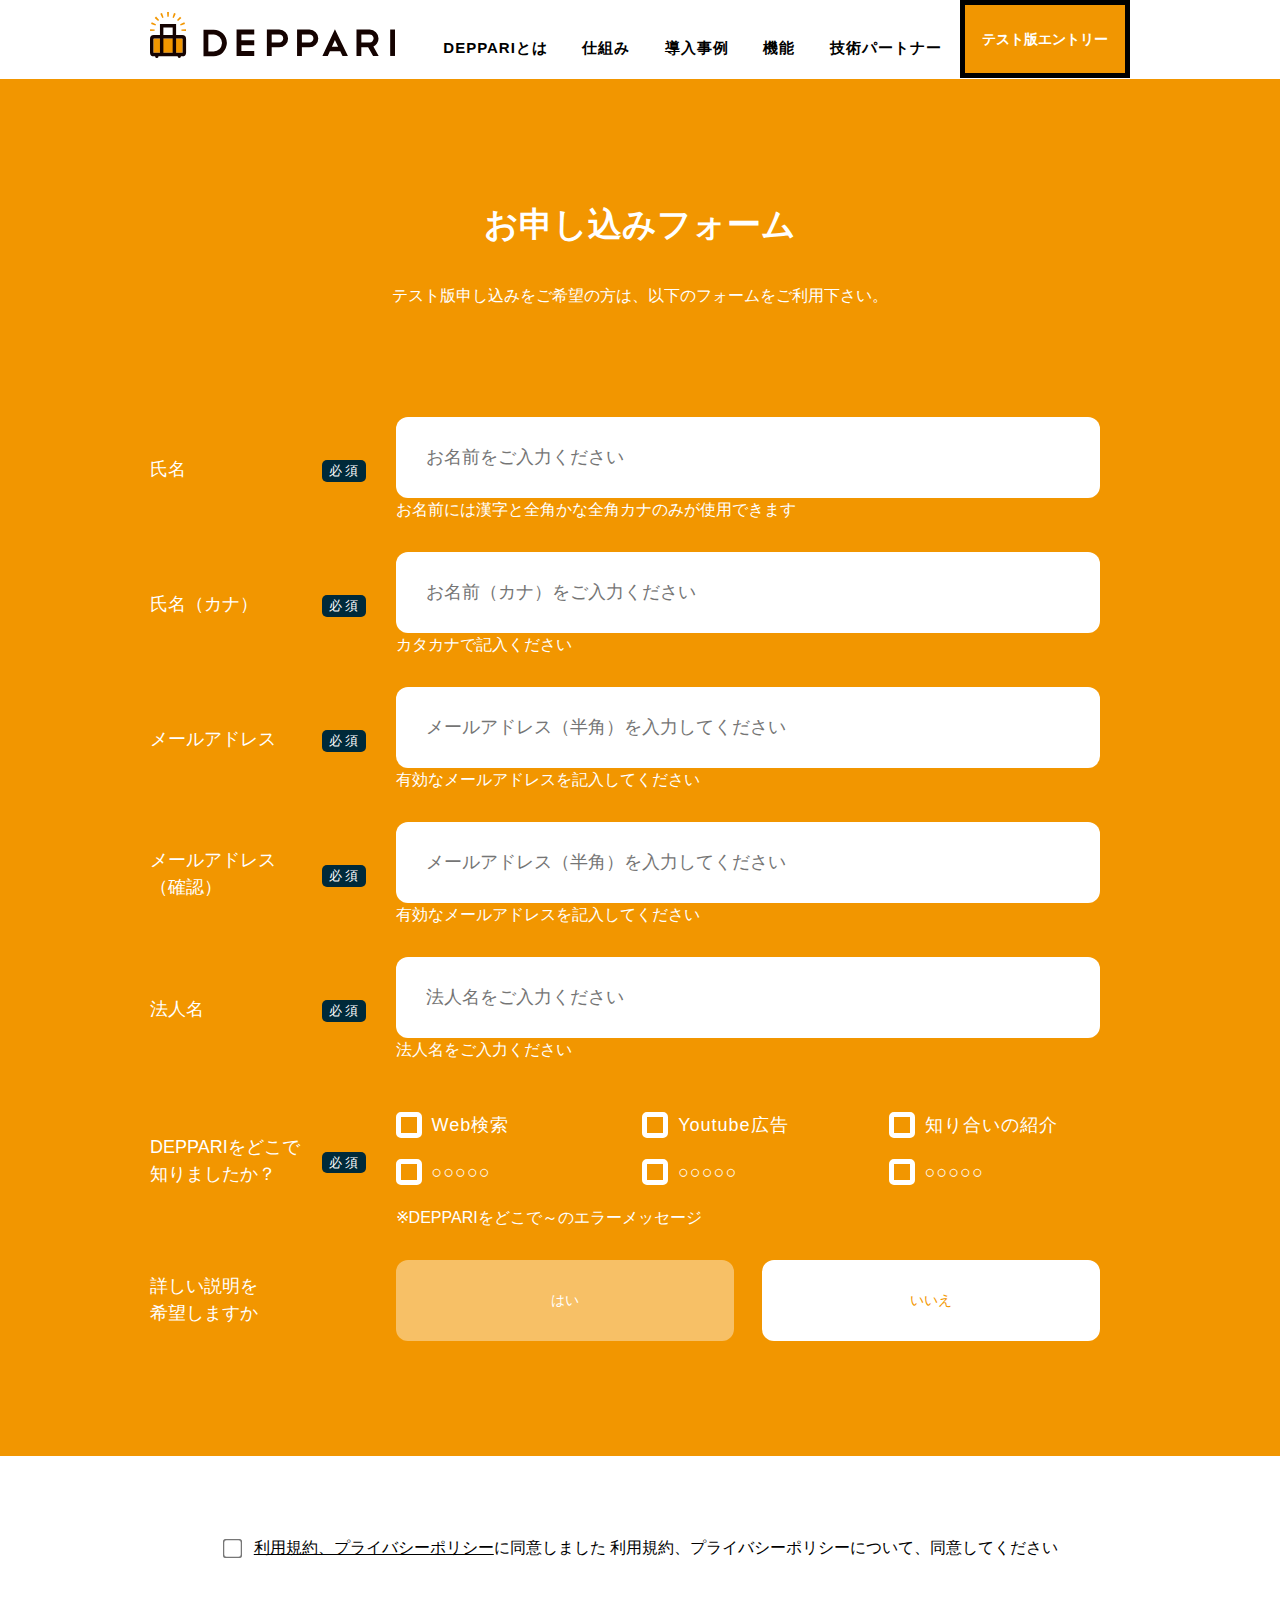
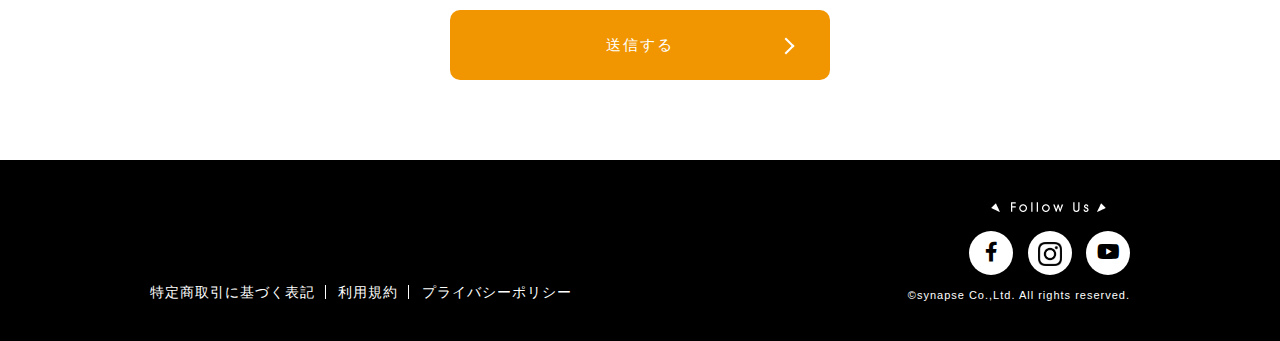
<file: form.html>
<!DOCTYPE HTML>
<html xmlns="http://www.w3.org/1999/xhtml">
<head>
<meta http-equiv="Content-Type" content="text/html; charset=utf-8" />
<meta http-equiv="X-UA-Compatible" content="IE=Edge">
<title>フォーム - DEPPARI</title>
<meta name="keywords" content="">
<meta name="description" content="">
<meta name="viewport" content="width=device-width, initial-scale=1.0, user-scalable=no">
<link rel="stylesheet" href="common/css/common.css" type="text/css" media="all" />
<link rel="stylesheet" href="common/css/contents.css" type="text/css" media="all" />
<link rel="stylesheet" href="https://use.fontawesome.com/releases/v5.4.1/css/all.css">
<link rel="shortcut icon" href="common/images/favicon.png" />
<script type="text/javascript" src="common/js/jquery-3.3.1.min.js"></script>
<script type="text/javascript" src="common/js/common.js"></script>
<script src="https://sdk.form.run/js/v2/formrun.js"></script>
</head>
	
<body>

<header>
    <div class="wrap">
        <h1><a href="index.html"><img src="common/images/logo.svg" alt="DEPPARI"></a></h1>
        <nav>
            <ul>
                <li><a href="#">DEPPARIとは</a></li>
                <li><a href="#">仕組み</a></li>
                <li><a href="#">導入事例</a></li>
                <li><a href="#">機能</a></li>
                <li><a href="#">技術パートナー</a></li>
            </ul>
        </nav>
        <div class="entry_btn"><a href="/form/">テスト版エントリー</a></div>
    </div>
</header>

<main>
    <section class="form">
        <div class="wrap">
            <h2>お申し込みフォーム</h2>
            <p class="subtitle">テスト版申し込みをご希望の方は、以下のフォームをご利用下さい。 </p>
        </div>
        <form class="formrun" action="#" method="post">
            <div class="wrap">
                <table class="form_table">
                    <tbody>
                        <tr>
                            <th scope="row">氏名<span>必須</span></th>
                            <td>
                                <div class="form_text_area">
                                    <input type="text" class="form-control" id="name" name="name" autocomplete="name" placeholder="お名前をご入力ください" data-formrun-required data-formrun-class-if-success="form-control-success" data-formrun-class-if-error="form-control-danger">
                                    <span class="text-danger" data-formrun-show-if-error="name">お名前には漢字と全角かな全角カナのみが使用できます</span>
                                </div>
                            </td>
                        </tr>
                        <tr>
                            <th scope="row">氏名（カナ）<span>必須</span></th>
                            <td>
                                <div class="form_text_area">
                                    <input type="text" class="form-control" id="kana" name="kana" autocomplete="kana" placeholder="お名前（カナ）をご入力ください" data-formrun-required data-formrun-class-if-success="form-control-success" data-formrun-class-if-error="form-control-danger">
                                    <span class="text-danger" data-formrun-show-if-error="kana">カタカナで記入ください</span>
                                </div>
                            </td>
                        </tr>
                        <tr>
                            <th scope="row">メールアドレス<span>必須</span></th>
                            <td>
                                <div class="form_text_area">
                                    <input type="email" class="form-control" id="email" name="email" autocomplete="email" placeholder="メールアドレス（半角）を入力してください" data-formrun-required data-formrun-class-if-success="form-control-success" data-formrun-class-if-error="form-control-danger">
                                    <span class="text-danger" data-formrun-show-if-error="email">有効なメールアドレスを記入してください</span>
                                </div>
                            </td>
                        </tr>
                        <tr>
                            <th scope="row">メールアドレス<br>（確認）<span>必須</span></th>
                            <td>
                                <div class="form_text_area">
                                    <input type="email" class="form-control" id="email2" name="email2" autocomplete="off" placeholder="メールアドレス（半角）を入力してください" data-formrun-required data-formrun-class-if-success="form-control-success" data-formrun-class-if-error="form-control-danger">
                                    <span class="text-danger" data-formrun-show-if-error="email2">有効なメールアドレスを記入してください</span>
                                </div>
                            </td>
                        </tr>
                        <tr>
                            <th scope="row">法人名<span>必須</span></th>
                            <td>
                                <div class="form_text_area">
                                    <input type="text" class="form-control" id="company" name="company" autocomplete="company" placeholder="法人名をご入力ください" data-formrun-required data-formrun-class-if-success="form-control-success" data-formrun-class-if-error="form-control-danger">
                                    <span class="text-danger" data-formrun-show-if-error="company">法人名をご入力ください</span>
                                </div>
                            </td>
                        </tr>
                        <tr>
                            <th scope="row">DEPPARIをどこで<br>知りましたか？<span>必須</span></th>
                            <td>
                                <div class="form_check_area">
                                    <div class="form-check">
                                        <label class="form-check-label"><input class="form-check-input" type="checkbox" name="DEPPARIをどこで[]" value="Web検索" data-formrun-required><span class="form_check_btn">Web検索</span></label>
                                    </div>
                                    <div class="form-check">
                                        <label class="form-check-label"><input class="form-check-input" type="checkbox" name="DEPPARIをどこで[]" value="Youtube広告" data-formrun-required><span class="form_check_btn">Youtube広告</span></label>
                                    </div>
                                    <div class="form-check">
                                        <label class="form-check-label"><input class="form-check-input" type="checkbox" name="DEPPARIをどこで[]" value="知り合いの紹介" data-formrun-required><span class="form_check_btn">知り合いの紹介</span></label>
                                    </div>
                                    <div class="form-check">
                                        <label class="form-check-label"><input class="form-check-input" type="checkbox" name="DEPPARIをどこで[]" value="○○○○○" data-formrun-required><span class="form_check_btn">○○○○○</span></label>
                                    </div>
                                    <div class="form-check">
                                        <label class="form-check-label"><input class="form-check-input" type="checkbox" name="DEPPARIをどこで[]" value="○○○○○" data-formrun-required><span class="form_check_btn">○○○○○</span></label>
                                    </div>
                                    <div class="form-check">
                                        <label class="form-check-label"><input class="form-check-input" type="checkbox" name="DEPPARIをどこで[]" value="○○○○○" data-formrun-required><span class="form_check_btn">○○○○○</span></label>
                                    </div>
                                </div>
                                <span class="text-danger" data-formrun-show-if-error="DEPPARIをどこで[]">※DEPPARIをどこで～のエラーメッセージ</span>
                            </td>
                        </tr>
                        <tr>
                            <th scope="row">詳しい説明を<br>希望しますか</th>
                            <td>
                                <div class="form_radio_area">
                                    <input id="radio1" type="radio" name="詳しい説明" value="はい" checked=""><label for="radio1">はい</label>
                                    <input id="radio2" type="radio" name="詳しい説明" value="いいえ"><label for="radio2">いいえ</label>
                                </div>
                            </td>
                        </tr>
                    </tbody>
                </table>
            </div>
            <div class="form_white">
                <div class="wrap">          
                    <div class="form-check">
                        <label class="form-check-label">
                           <input class="form-check-input" type="checkbox" name="利用規約、プライバシーポリシーに同意" data-formrun-required><a href="/company/#01">利用規約、プライバシーポリシー</a>に同意しました
                        </label>
                        <span class="text-danger" data-formrun-show-if-error="利用規約、プライバシーポリシーに同意">利用規約、プライバシーポリシーについて、同意してください</span>
                    </div>
                    <div class="form_btn">
                        <button type="submit" class="btn btn-primary" data-formrun-error-text="未入力の項目があります" data-formrun-submitting-text="送信中...">送信する</button>
                    </div>
                </div>
            </div>
        </form>
    </section>
</main>    

<div class="pagetop"><span></span></div>
    
<footer>
    <div class="wrap">
        <div class="footer_sns">
            <p class="followus"><img src="common/images/followus.png" alt="Follow Us"></p>
            <ul>
                <li><a href="https://www.facebook.com/tripdeppari/" target="_blank"><i class="fab fa-facebook-f"></i></a></li>
                <li><a href="https://www.instagram.com/deppari_official/" target="_blank"><img src="common/images/icon_instagram.png" alt="Instagram"></a></li>
                <li><a href="#" target="_blank"><i class="fab fa-youtube"></i></a></li>
            </ul>
            <p class="copyright">&copy;synapse Co.,Ltd. All rights reserved.</p>
        </div>
        <ul class="footer_nav">
            <li><a href="/company/#01">特定商取引に基づく表記</a></li>
            <li><a href="/company/#02">利用規約</a></li>
            <li><a href="/company/#03">プライバシーポリシー</a></li>
        </ul>
    </div>
</footer>
    
</body>
</html>
</file>
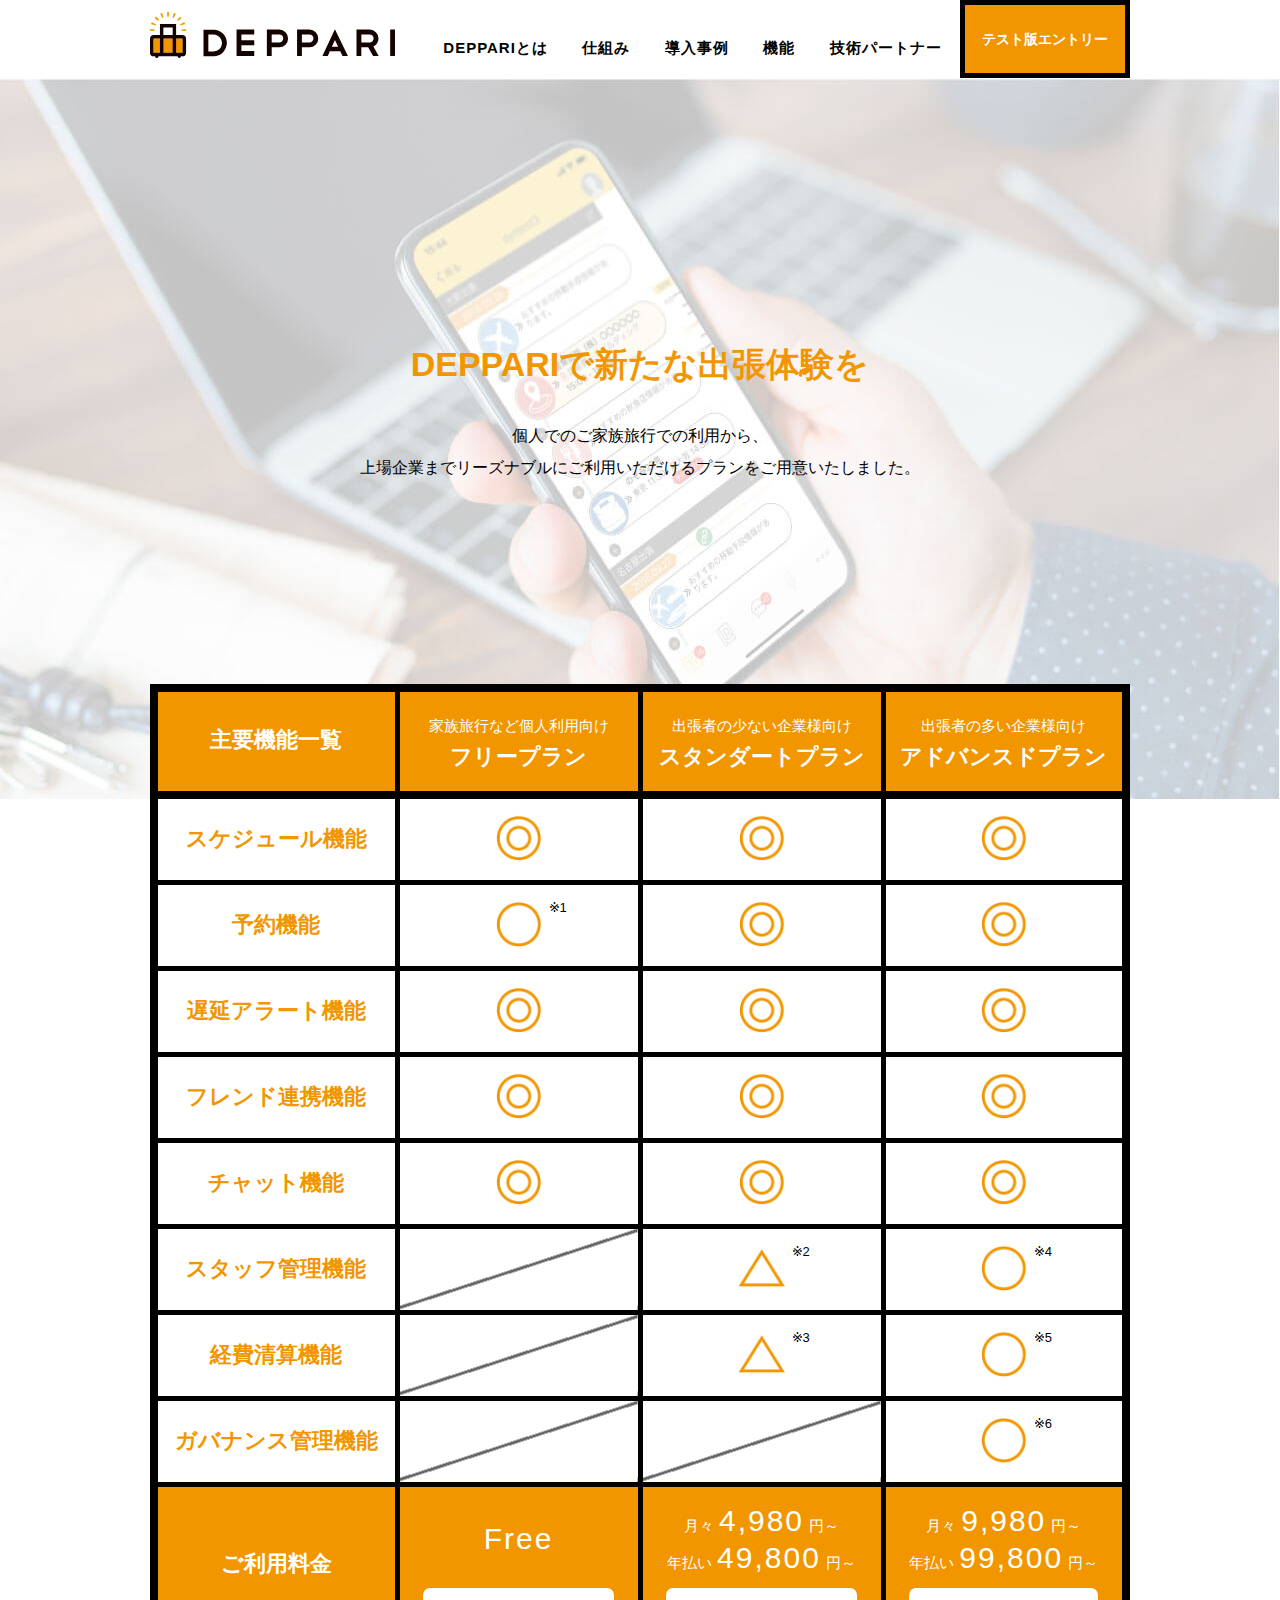
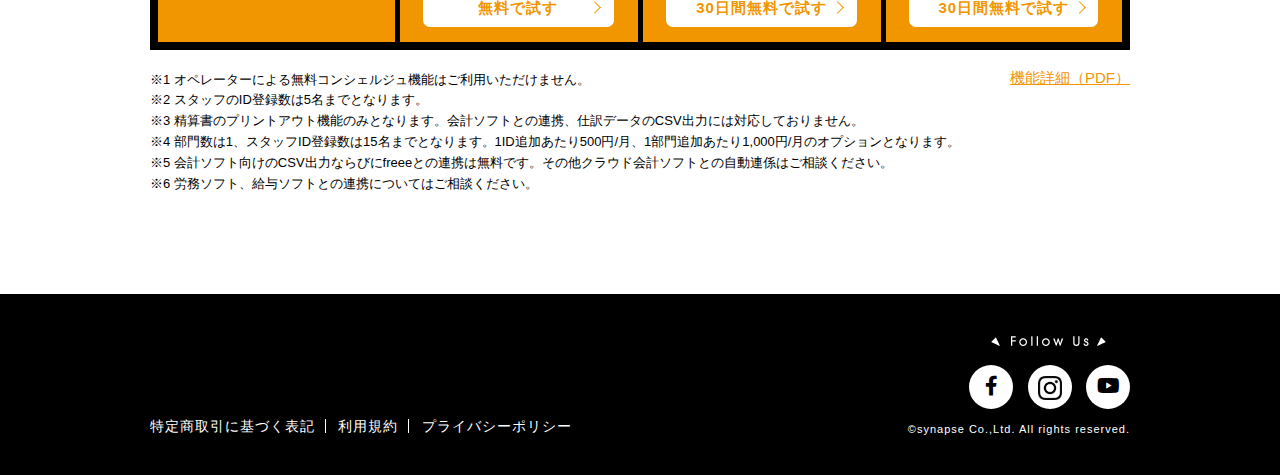
<file: function.html>
<!DOCTYPE HTML>
<html xmlns="http://www.w3.org/1999/xhtml">
<head>
<meta http-equiv="Content-Type" content="text/html; charset=utf-8" />
<meta http-equiv="X-UA-Compatible" content="IE=Edge">
<title>機能一覧 - DEPPARI</title>
<meta name="keywords" content="">
<meta name="description" content="">
<meta name="viewport" content="width=device-width, initial-scale=1.0, user-scalable=no">
<link rel="stylesheet" href="common/css/common.css" type="text/css" media="all" />
<link rel="stylesheet" href="common/css/contents.css" type="text/css" media="all" />
<link rel="stylesheet" href="https://use.fontawesome.com/releases/v5.4.1/css/all.css">
<link rel="shortcut icon" href="common/images/favicon.png" />
<script type="text/javascript" src="common/js/jquery-3.3.1.min.js"></script>
<script type="text/javascript" src="common/js/common.js"></script>
</head>
	
<body>

<header>
    <div class="wrap">
        <h1><a href="index.html"><img src="common/images/logo.svg" alt="DEPPARI"></a></h1>
        <nav>
            <ul>
                <li><a href="#">DEPPARIとは</a></li>
                <li><a href="#">仕組み</a></li>
                <li><a href="#">導入事例</a></li>
                <li><a href="#">機能</a></li>
                <li><a href="#">技術パートナー</a></li>
            </ul>
        </nav>
        <div class="entry_btn"><a href="/form/">テスト版エントリー</a></div>
    </div>
</header>

<main>
    <section class="function">
        <div class="wrap">
            <h2>DEPPARIで新たな出張体験を</h2>
            <p class="subtitle">個人でのご家族旅行での利用から、<br>上場企業までリーズナブルにご利用いただけるプランをご用意いたしました。</p>
            <table class="function_table">
                <tr class="thead">
                    <th>主要機能一覧</th>
                    <th><span>家族旅行など個人利用向け</span><br>フリープラン</th>
                    <th><span>出張者の少ない企業様向け</span><br>スタンダートプラン</th>
                    <th><span>出張者の多い企業様向け</span><br>アドバンスドプラン</th>
                </tr>
                <tr>
                    <td>スケジュール機能</td>
                    <td data-label="フリープラン"><img src="images/function/mark_circle_double.png" alt="◎"></td>
                    <td data-label="スタンダートプラン"><img src="images/function/mark_circle_double.png" alt="◎"></td>
                    <td data-label="アドバンスドプラン"><img src="images/function/mark_circle_double.png" alt="◎"></td>
                </tr>
                <tr>
                    <td>予約機能</td>
                    <td data-label="フリープラン"><img src="images/function/mark_circle_single.png" alt="○"><em>※1</em></td>
                    <td data-label="スタンダートプラン"><img src="images/function/mark_circle_double.png" alt="◎"></td>
                    <td data-label="アドバンスドプラン"><img src="images/function/mark_circle_double.png" alt="◎"></td>
                </tr>
                <tr>
                    <td>遅延アラート機能</td>
                    <td data-label="フリープラン"><img src="images/function/mark_circle_double.png" alt="◎"></td>
                    <td data-label="スタンダートプラン"><img src="images/function/mark_circle_double.png" alt="◎"></td>
                    <td data-label="アドバンスドプラン"><img src="images/function/mark_circle_double.png" alt="◎"></td>
                </tr>
                <tr>
                    <td>フレンド連携機能</td>
                    <td data-label="フリープラン"><img src="images/function/mark_circle_double.png" alt="◎"></td>
                    <td data-label="スタンダートプラン"><img src="images/function/mark_circle_double.png" alt="◎"></td>
                    <td data-label="アドバンスドプラン"><img src="images/function/mark_circle_double.png" alt="◎"></td>
                </tr>
                <tr>
                    <td>チャット機能</td>
                    <td data-label="フリープラン"><img src="images/function/mark_circle_double.png" alt="◎"></td>
                    <td data-label="スタンダートプラン"><img src="images/function/mark_circle_double.png" alt="◎"></td>
                    <td data-label="アドバンスドプラン"><img src="images/function/mark_circle_double.png" alt="◎"></td>
                </tr>
                <tr>
                    <td>スタッフ管理機能</td>
                    <td data-label="フリープラン" class="slash"></td>
                    <td data-label="スタンダートプラン"><img src="images/function/mark_triangle.png" alt="○"><em>※2</em></td>
                    <td data-label="アドバンスドプラン"><img src="images/function/mark_circle_single.png" alt="○"><em>※4</em></td>
                </tr>
                <tr>
                    <td>経費清算機能</td>
                    <td data-label="フリープラン" class="slash"></td>
                    <td data-label="スタンダートプラン"><img src="images/function/mark_triangle.png" alt="○"><em>※3</em></td>
                    <td data-label="アドバンスドプラン"><img src="images/function/mark_circle_single.png" alt="○"><em>※5</em></td>
                </tr>
                <tr>
                    <td>ガバナンス管理機能</td>
                    <td data-label="フリープラン" class="slash"></td>
                    <td data-label="スタンダートプラン" class="slash"></td>
                    <td data-label="アドバンスドプラン"><img src="images/function/mark_circle_single.png" alt="○"><em>※6</em></td>
                </tr>
                <tr class="last">
                    <td>ご利用料金</td>
                    <td data-label="フリープラン">
                        <p><span>Free</span></p>
                        <div class="function_btn"><a href="#">無料で試す</a></div>
                    </td>
                    <td data-label="スタンダートプラン">
                        <p>月々<span>4,980</span>円～<br>年払い<span>49,800</span>円～</p>
                        <div class="function_btn"><a href="#">30日間無料で試す</a></div>
                    </td>
                    <td data-label="アドバンスドプラン">
                        <p>月々<span>9,980</span>円～<br>年払い<span>99,800</span>円～</p>
                        <div class="function_btn"><a href="#">30日間無料で試す</a></div>
                    </td>
                </tr>
            </table>
            <div class="function_text">
                <p><a href="#" target="_blank">機能詳細（PDF）</a></p>
                <ul>
                    <li>※1 オペレーターによる無料コンシェルジュ機能はご利用いただけません。</li>
                    <li>※2 スタッフのID登録数は5名までとなります。</li>
                    <li>※3 精算書のプリントアウト機能のみとなります。会計ソフトとの連携、仕訳データのCSV出力には対応しておりません。</li>
                    <li>※4 部門数は1、スタッフID登録数は15名までとなります。1ID追加あたり500円/月、1部門追加あたり1,000円/月のオプションとなります。</li>
                    <li>※5 会計ソフト向けのCSV出力ならびにfreeeとの連携は無料です。その他クラウド会計ソフトとの自動連係はご相談ください。</li>
                    <li>※6 労務ソフト、給与ソフトとの連携についてはご相談ください。</li>
                </ul>
            </div>
        </div>
    </section>
</main>    

<div class="pagetop"><span></span></div>
    
<footer>
    <div class="wrap">
        <div class="footer_sns">
            <p class="followus"><img src="common/images/followus.png" alt="Follow Us"></p>
            <ul>
                <li><a href="https://www.facebook.com/tripdeppari/" target="_blank"><i class="fab fa-facebook-f"></i></a></li>
                <li><a href="https://www.instagram.com/deppari_official/" target="_blank"><img src="common/images/icon_instagram.png" alt="Instagram"></a></li>
                <li><a href="#" target="_blank"><i class="fab fa-youtube"></i></a></li>
            </ul>
            <p class="copyright">&copy;synapse Co.,Ltd. All rights reserved.</p>
        </div>
        <ul class="footer_nav">
            <li><a href="/company/#01">特定商取引に基づく表記</a></li>
            <li><a href="/company/#02">利用規約</a></li>
            <li><a href="/company/#03">プライバシーポリシー</a></li>
        </ul>
    </div>
</footer>
    
</body>
</html>
</file>
<file: common/css/contents.css>
/* CSS Document */

/*-----------------------
    top 
------------------------*/

/* mainvisual */
#mainvisual {
    display: block;
    background: url("../../images/top/mainvisual.png") center no-repeat;
    background-size: cover;
    padding-bottom: 0px!important;
    height: 720px!important;
    text-align: center;
}
.inline-YTPlayer {
    max-width: 100%!important;
}
#mainvisual .overlay {
    padding: 240px 0 21px;
    background: rgba(0,0,0,.5);
}
#mainvisual h2 {
    margin: 0 0 50px;
}
#mainvisual p {
    color: #fff;
    font-size: 32px;
    font-weight: bold;
}
#mainvisual .main_mark {
    margin: -80px -700px -70px 0;
}
#mainvisual .main_btn a {
    display: block;
    width: 425px;
    margin: 0 auto 90px;
    padding: 30px 0;
    border: 10px solid #fff;
    border-radius: 5px;
    color: #fff;
    font-size: 20px;
    font-weight: bold;
    letter-spacing: 2px;
    text-decoration: none;
    transition: .3s;
}
#mainvisual .main_btn a:hover {
    background: #fff;
    color: #000;
}
#mainvisual ul {
    text-align: right;
}
#mainvisual ul li {
    display: inline;
}

@media (max-width: 1024px) {
    #mainvisual {
        width: 1024px!important;
        overflow: hidden;
    }
}
@media (max-width: 479px) {

    #mainvisual {
        z-index: -1;
        margin: 0px 0 0;
        background-position: center left 30%;
        text-align: center;
        width: auto!important;
        height: 130vw!important;
    }
    #mainvisual .overlay {
        padding: 120px 0;
        background: rgba(0,0,0,.3);
        overflow: hidden;
    }
    #mainvisual h2 {
        margin: 0 0 40px;
    }
    #mainvisual p {
        font-size: 6vw;
    }
    #mainvisual .main_mark {
        margin: -80px -700px -70px 0;
    }
    #mainvisual .main_btn a {
        width: 90%;
        margin: 0 auto 10vw;
        padding: 20px 0;
        border: 5px solid #fff;
        font-size: 5vw;
        letter-spacing: 1px;
    }
    #mainvisual ul {
        text-align: center;
    }
    #mainvisual ul li:nth-of-type(1) img {
        width: 40%;
    }
    #mainvisual ul li:nth-of-type(2) img {
        width: 40%;
    }
}

/* top_intro */

.top_intro_list {
    display: flex;
    justify-content: space-between;
    margin: 30px 0 90px;
}
.top_intro_list li {
    width: 23%;
    text-align: center;
}
.top_intro_list li:nth-child(1) img {
    height: 90px;
    margin: 10px 0 10px;
}
.top_intro_list li:nth-child(2) img {
    height: 80px;
    margin: 20px 0 10px;
}
.top_intro_list li:nth-child(3) img {
    height: 100px;
    margin: 0 0 10px;
}
.top_intro_list li:nth-child(4) img {
    height: 80px;
    margin: 20px 0 10px;
}
.top_intro_list li:nth-child(5) img {
    height: 92px;
    margin: 8px 0 10px;
}

.top_intro_wrap {
    display: flex;
    justify-content: space-between;
    margin-bottom: 90px;
}
.top_intro_image {
    width: 334px;
}
.top_intro_mobile {
    text-align: center;
}
.top_intro_mobile img {
    width: 320px;
}
.top_intro_slider {
    width: 282px;
    margin: -555px auto 100px;
}
.top_intro_text {
    width: 564px;
}
.top_intro_text h2 {
    margin: 0 0 50px;
    font-size: 34px;
    line-height: 1.75;
}
.top_intro_text p {
    margin: 0 0 30px;
    font-size: 16px;
    line-height: 2;
}

.top_intro_movie {
    position: relative;
    width: 624px;
    margin: 0 auto 90px;
}
.top_intro_movie .movie_text {
    position: absolute;
    top: -40px;
    left: -40px;
}
.top_intro_movie .movie_area {
    position: relative;
    margin-bottom: 10px;
}
.top_intro_movie .movie_area iframe {
    width: 100%;
    height: 351px;
}
.top_intro_movie .movie_area .movie_start {
    position: absolute;
    top: calc(50% - 56px);
    left: calc(50% - 56px);
    cursor: pointer;
}

@media (max-width: 479px) {
    
    .top_intro_list {
        display: none;
    }
    .top_intro_wrap {
        display: block;
        margin-bottom: 10vw;
    }
    .top_intro_image {
        width: 100%;
        margin: 50px 0;
    }
    .top_intro_mobile img {
        width: 300px;
    }
    .top_intro_slider {
        width: 261px;
        margin: -520px auto 100px;
    }
    .top_intro_text {
        width: calc(100% - 30px);
        padding: 0 15px 30px;
    }
    .top_intro_text h2 {
        margin: 0 0 8vw;
        font-size: 5.25vw;
    }
    .top_intro_text p {
        margin: 0 0 5vw;
        font-size: 3.75vw;
        line-height: 1.75;
    }
    .top_intro_text p br.spnone {
        display: none;
    }
    .top_intro_movie {
        width: 260px;
        margin: 0 auto 90px;
    }
    .top_intro_movie .movie_text {
        width: 240px;
        top: -30px;
        left: -30px;
    }
    .top_intro_movie .movie_area iframe {
        height: auto;
    }
    .top_intro_movie .movie_area .movie_start {
        width: 56px;
        top: calc(50% - 28px);
        left: calc(50% - 28px);
    }
    .top_intro_movie .movie_title {
        font-size: 3.25vw;
    }
    
}

/* top_detail */

.top_detail {
    margin-top: 180px;
}
.top_detail_box {
    background: #f0f0f0;
    padding-bottom: 150px;
}
.top_detail_box.orange {
    background: #f19601;
}
.top_detail_box .wrap {
    display: flex;
    justify-content: space-between;
}
.top_detail_pic {
    width: 416px;
    margin-top: -72px;
}
.orange .top_detail_pic {
    order: 2;
}
.top_detail_text {
    width: 488px;
}
.orange .top_detail_text {
    color: #fff;
}
.top_detail_text .icon {
    margin: 64px 0 58px;
    text-align: center;
}
.top_detail_text .icon_calender img {
    height: 112px;
}
.top_detail_text .icon_list img {
    height: 102px;
}
.top_detail_text .icon_click img {
    height: 122px;
}
.top_detail_text .icon_change img {
    height: 102px;
}
.top_detail_text .icon_onetouch img {
    height: 116px;
}
.top_detail_text h3 {
    margin-bottom: 24px;
    font-size: 34px;
    line-height: 1.5;
    letter-spacing: 2px;
}
.top_detail_text p {
    font-size: 15px;
    line-height: 2;
    letter-spacing: 1px;
}
.fadein {
    opacity : 0;
    transform : translate(0, 50px);
    transition : all 500ms;
}
.fadein.scrollin {
    opacity : 1;
    transform : translate(0, 0);
}

@media (max-width: 479px) {

    .top_detail {
        margin-top: 30vw;
    }
    .top_detail_box {
        padding-bottom: 24vw;
    }
    .top_detail_box .wrap {
        display: block;
    }
    .top_detail_pic {
        width: 66.66%;
        margin: 0 auto;
    }
    .top_detail_pic img {
        margin-top: -10vw;
    }
    .top_detail_text {
        width: 87.5%;
        margin: 0 auto;
    }
    .top_detail_text .icon {
        margin: 8vw 0;
    }
    .top_detail_text .icon_calender img {
        height: 75px;
    }
    .top_detail_text .icon_list img {
        height: 68px;
    }
    .top_detail_text .icon_click img {
        height: 82px;
    }
    .top_detail_text .icon_change img {
        height: 68px;
    }
    .top_detail_text .icon_onetouch img {
        height: 78px;
    }
    .top_detail_text h3 {
        margin-bottom: 6vw;
        font-size: 6vw;
        letter-spacing: 0;
    }
    .top_detail_text p {
        font-size: 3.75vw;
        line-height: 1.75;
        letter-spacing: 0;
    }
    .top_detail_text p br.spnone {
        display: none;
    }
    
}

/* top_example */

.top_title {
    color: #F29600;
    font-size: 34px;
    letter-spacing: 2px;
    text-align: center;
}

.top_example {
    padding: 20px 0;
    background: #000;
}
.top_example_wrap {
    max-width: 1200px;
    margin: 0 auto;
    padding: 0 20px;
}
.top_example_inner {
    padding: 100px 120px;
    background: #fff;    
}
.top_example .top_title {
    margin: 0 0 80px;
}
.top_example_box {
    display: flex;
    justify-content: space-between;
}
.top_example_pic {
    width: 26.041%;
}
.top_example_pic_main {
    margin: 10px 0;
    text-align: center;
}
.top_example_pic_sub {
    display: flex;
    justify-content: space-between;
}
.top_example_pic_sub li {
    width: 31.33%;
}
.top_example_cont {
    width: 60%;
}
.top_example_cont h4 {
    font-size: 34px;
    line-height: 1.75;
}
.top_example_cont_name {
    display: flex;
    justify-content: space-between;
    align-items: center;
    margin: 15px 0;
}
.top_example_cont_pic {
    width: 90px;
}
.top_example_cont_name p {
    width: calc(100% - 120px);
    font-size: 18px;
    font-weight: bold;
    line-height: 1.75;
}
.top_example_cont_text {
    font-size: 16px;
    line-height: 2;
}

@media (max-width: 1239px) {
    .top_example_inner {
        padding: 80px 60px;
    }
    .top_example_cont {
        width: 64%;
    }
}
@media (max-width: 479px) {
    .top_title {
        font-size: 6vw;
    }    
    .top_example {
        padding: 15px 0;
    }
    .top_example_wrap {
        width: calc(100% - 30px);
        padding: 0 15px;
    }
    .top_example_inner {
        padding: 8vw;
    }
    .top_example .top_title {
        margin: 0 0 8vw;
        text-align: left;
    }
    .top_example_box {
        display: block;
    }
    .top_example_pic {
        width: 80%;
        margin: 0 auto 5vw;
    }
    .top_example_cont {
        width: 100%;
    }
    .top_example_cont h4 {
        font-size: 4.333vw;
    }
    .top_example_cont_name {
        margin: 10px 0;
    }
    .top_example_cont_pic {
        width: 20%;
    }
    .top_example_cont_name p {
        width: 75%;
        font-size: 3.25vw;
    }
    .top_example_cont_text {
        font-size: 3.25vw;
    }
    .top_example_cont_text br {
        display: none;
    }
    
}

/* top_function */

.top_function {
    background: url("../../images/top/function_bg.jpg") center no-repeat;
    background-size: cover;
    padding: 90px 0;
}
.top_function_subtitle {
    margin: 50px 0 60px;
    font-size: 16px;
    text-align: center;
    line-height: 2;
}
.top_function_area {
    display: flex;
    flex-wrap: wrap;
    justify-content: space-between;
}
.top_function_box {
    width: 28%;
}
.top_function_box h4 {
    margin: 25px 0 20px;
    color: #F29600;
    font-size: 18px;
    text-align: center;
}
.top_function_box p {
    margin-bottom: 60px;
    font-size: 14px;
    line-height: 1.6;
}
.top_function_icon {
    width: 160px;
    height: 160px;
    margin: 0 auto;
    background: #fff;
    border-radius: 50%;
    text-align: center;
}
.top_function_icon.icon_calender img,
.top_function_icon.icon_check img {
    height: 92px;
    margin-top: 34px;
}
.top_function_icon.icon_list img,
.top_function_icon.icon_graph img,
.top_function_icon.icon_change img {
    height: 84px;
    margin-top: 38px;
}
.top_function_icon.icon_onetouch img {
    height: 96px;
    margin-top: 32px;
}
.top_btn,
.form_btn {
    width: 380px;
    margin: 0 auto;
}
.top_btn a,
.form_btn .btn {
    display: block;
    position: relative;
    width: 100%;
    padding: 24px 0;
    background: #f19600;
    border: none;
    border-radius: 10px;
    color: #fff;
    font-size: 15px;
    line-height: 1.5;
    letter-spacing: 2px;
    text-align: center;
    text-decoration: none;
    cursor: pointer;
    transition: .3s;
}
.top_btn a::after,
.form_btn .btn::after {
    position: absolute;
    top: 50%;
    right: 10%;
    margin-top: -5px;
    content: '';
    width: 10px;
    height: 10px;
    border: 0px;
    border-top: solid 2px #fff;
    border-right: solid 2px #fff;
    -ms-transform: rotate(45deg);
    -webkit-transform: rotate(45deg);
    transform: rotate(45deg);
}
.top_btn a:hover,
.form_btn .btn:hover {
    background: #fa3;
}

@media (max-width: 479px) {

    .top_function {
        background-size: cover;
        padding: 10vw 0;
    }
    .top_function_subtitle {
        margin: 5vw;
        font-size: 3.75vw;
        text-align: left;
        line-height: 1.75;
    }
    .top_function_subtitle br {
        display: none;
    }
    .top_function_area {
        justify-content: space-around;
    }
    .top_function_box {
        width: 40%;
    }
    .top_function_box h4 {
        margin: 4vw 0;
        font-size: 3.5vw;
    }
    .top_function_box p {
        margin-bottom: 6vw;
        font-size: 3vw;
    }
    .top_function_icon {
        width: 120px;
        height: 120px;
    }
    .top_function_icon.icon_calender img,
    .top_function_icon.icon_check img {
        height: 69px;
        margin-top: 24px;
    }
    .top_function_icon.icon_list img,
    .top_function_icon.icon_graph img,
    .top_function_icon.icon_change img {
        height: 63px;
        margin-top: 28px;
    }
    .top_function_icon.icon_onetouch img {
        height: 72px;
        margin-top: 23px;
    }
    .top_btn,
    .form_btn {
        width: 300px;
        margin: 5vw auto;
    }
    .top_btn a,
    .form_btn .btn {
        padding: 20px 0;
        font-size: 4vw;
    }
    
}

/* top_partner */

.top_partner {
    padding: 90px 0;
}
.top_partner_subtitle {
    margin: 50px 0 60px;
    font-size: 16px;
    text-align: center;
    line-height: 2;
}
.top_partner_area {
    text-align: center;
}
.top_partner_box {
    display: inline-block;
    width: 30%;
}
.top_partner_box a {
    text-decoration: none;
}
.top_partner_box h4 {
    margin: 25px 0 60px;
    color: #F29600;
    font-size: 18px;
    line-height: 1.6;
    text-align: center;
}
.top_partner_image {
    width: 160px;
    height: 160px;
    margin: 0 auto;
}
.top_partner_image img {
    border-radius: 50%;
}
.top_partner_subtext {
    margin-top: 30px;
    font-size: 14px;
    line-height: 1.5;
    text-align: center;
}

@media (max-width: 479px) {
    
    .top_partner {
        padding: 10vw 0;
    }
    .top_partner_subtitle {
        margin: 5vw;
        font-size: 3.5vw;
        text-align: left;
        line-height: 1.75;
    }
    .top_partner_area {
        justify-content: space-around;
    }
    .top_partner_box {
        width: 45%;
    }
    .top_partner_box h4 {
        margin: 4vw 0 8vw;
        font-size: 3.5vw;
    }
    .top_partner_image {
        width: 120px;
        height: 120px;
    }
    .top_partner_subtext {
        margin: 5vw 5vw 0;
        font-size: 3.25vw;
        text-align: left;
    }
}

/* top_try */

.top_try {
    position: relative;
    padding: 80px 0 60px;
    background: #f19601;
    color: #fff;
    text-align: center;
}    
.top_try h2 {
    margin-bottom: 50px;
    font-size: 45px;
    line-height: 1.5;
}
.top_try h2 span {
    font-size: 32px;
}
.top_try_mark {
    position: absolute;
    top: 120px;
    left: calc(50% + 240px);
}
.top_try_btn a {
    display: block;
    width: 425px;
    margin: 0 auto 20px;
    padding: 30px 0;
    border: 10px solid #fff;
    border-radius: 5px;
    color: #fff;
    font-size: 20px;
    font-weight: bold;
    letter-spacing: 2px;
    text-decoration: none;
    transition: .3s;
}
.top_try_btn a:hover {
    background: #fff;
    color: #f19601;
}
.top_try_subtext {
    margin: 20px 0 0;
    font-size: 14px;
    line-height: 1.5;
}
.top_try .top_btn {
    margin: 50px auto 30px;
}
.top_try .top_btn a {
    background: #fff;
    color: #f19601;
}
.top_try .top_btn a::after {
    border-top: solid 2px #f19601;
    border-right: solid 2px #f19601;
}
.top_try .top_btn a:hover {
    background: #fec;
}
.top_try_text {
    font-size: 16px;
    line-height: 1.5;
}

@media (max-width: 479px) {
    
    .top_try {
        padding: 8vw 0;
    }    
    .top_try h2 {
        margin-bottom: 8vw;        
        font-size: 8vw;
    }
    .top_try h2 span {
        font-size: 6vw;
    }
    .top_try_mark {
        display: none;
    }
    .top_try_btn a {
        width: 90%;
        margin: 8vw auto 0;
        padding: 20px 0;
        border: 5px solid #fff;
        font-size: 5vw;
        letter-spacing: 1px;
    }
    .top_try_subtext {
        margin: 4vw 4vw 0;
        font-size: 3.25vw;
        text-align: left;
    }
    .top_try_subtext br {
        display: none;
    }
    .top_try .top_btn {
        margin: 8vw auto 6vw;
    }
    .top_try_text {
        font-size: 4vw;
        text-align: left;
    }    
}

/* top_app */

.top_app {
    padding: 60px 0 70px;
}
.top_app .wrap {
    display: flex;
    justify-content: space-between;
}
.top_app_mark {
    width: 320px;
    text-align: center;
}
.top_app_mark img {
    width: 150px;
}
.top_app_text {
    width: calc(100% - 320px);
}
.top_app_text h3 {
    margin: 0 0 30px;
    font-size: 32px;
    line-height: 1.5;
    letter-spacing: 2px;
}
.top_app_text li {
    display: inline-block;
    margin-right: 15px;
}

@media (max-width: 479px) {

    .top_app {
        padding: 10vw 0 8vw;
    }
    .top_app .wrap {
        display: block;
    }
    .top_app_mark {
        width: 100%;
        text-align: center;
    }
    .top_app_mark img {
        width: 150px;
    }
    .top_app_text {
        width: 100%;
    }
    .top_app_text h3 {
        margin: 8vw 0 5vw;
        font-size: 5vw;
        letter-spacing: 1px;
        text-align: center;
    }
    .top_app_text {
        text-align: center;
    }
    .top_app_text li {
        margin-right: 0;
    }
    .top_app_text li img {
        height: 10vw;
    }
}


/*-----------------------
    function 
------------------------*/

/* title・table */

.function {
    background: url("../../images/function/main_bg.jpg") top center no-repeat;
    background-size: 100% auto;
}
.function h2 {
    padding: 260px 0 30px;
    color: #F29600;
    font-size: 34px;
    line-height: 1.5;
    text-align: center;
}
.function .subtitle {
    padding-bottom: 200px;
    font-size: 16px;
    line-height: 2;
    text-align: center;
}

.function_table {
    width: 100%;
    background: #fff;
    border: 8px solid #000;
    table-layout: fixed;
    text-align: center;
}
.function_table th {
    padding: 15px 0 18px;
    background: #F29600;
    border-right: 5px solid #000;
    border-bottom: 8px solid #000;
    color: #fff;
    font-size: 22px;
    line-height: 1.5;
    vertical-align: middle;
}
.function_table th span {
    font-size: 15px;
    font-weight: normal;
}
.function_table td {
    position: relative;
    padding: 15px 0;
    border-right: 5px solid #000;
    border-bottom: 5px solid #000;
    vertical-align: middle;
}
.function_table tr td:first-child {
    color: #F29600;
    font-size: 22px;
    font-weight: bold;
}
.function_table td img {
    width: 48px;
}
.function_table td em {
    display: block;
    position: absolute;
    top: 16px;
    left: calc(50% + 30px);
    font-size: 13px;
    font-style: normal;
}
.function_table td.slash {
    background: linear-gradient(-18deg, #fff, #fff 49%, #666 49%, #666 51%, #fff 51%, #fff);
}
.function_table tr.last {
    background: #F29600;
    color: #fff;
}
.function_table tr.last td:first-child {
    color: #fff;
}
.function_table tr.last td p {
    font-size: 15px;
    line-height: 1.25;
    padding-bottom: 50px;
}
.function_table tr.last td p span {
    margin: 0 5px;
    font-size: 30px;
    letter-spacing: 2px;
}
.function_table tr.last td .function_btn {
    position: absolute;
    bottom: 15px;
    width: 100%;
}
.function_table tr.last td .function_btn a {
    display: block;
    width: 80%;
    margin: 0 auto;
    padding: 12px 0;
    background: #fff;
    border-radius: 7px;
    color: #F29600;
    font-size: 15px;
    font-weight: bold;
    letter-spacing: 1px;
    text-decoration: none;
    transition: .3s;
}
.function_table tr.last td .function_btn a::after {
    position: absolute;
    top: 50%;
    right: 16%;
    margin-top: -4px;
    content: '';
    width: 8px;
    height: 8px;
    border: 0px;
    border-top: solid 1px #F29600;
    border-right: solid 1px #F29600;
    -ms-transform: rotate(45deg);
    -webkit-transform: rotate(45deg);
    transform: rotate(45deg);
}
.function_table tr.last td .function_btn a:hover {
    background: #fec;
}

@media (max-width: 1024px) {
    .function h2 {
        padding: 150px 0 30px;
    }
    .function .subtitle {
        padding-bottom: 150px;
    }
}
@media (max-width: 479px) {
    
    .function {
        background-size: 200% auto;
    }
    .function h2 {
        padding: 15vw 0 5vw;
        font-size: 6vw;
    }
    .function .subtitle {
        padding-bottom: 15vw;
        font-size: 3.25vw;
        line-height: 1.75;
        text-align: left;
    }
    .function .subtitle br {
        display: none;
    }

    .function_table {
        border: 6px solid #000;
        border-bottom: 3px solid #000;
    }
    .function_table .thead {
        display: none;
    }
    .function_table tr {
        width: 100%;
    }
    .function_table td {
        display: block;
        width: 50%;
        padding-left: 50%;
        border-right: 3px solid #000;
        border-bottom: 3px solid #000;
    }
    .function_table tr td:first-child {
        background: #F29600;
        color: #fff;
        width: 100%;
        padding-left: 0;
        font-size: 5vw;
    }
    .function_table td:before {
        content: attr(data-label);
        position: absolute;
        left: 0;
        font-size: 4vw;
        font-weight: bold;
        margin: 3vw 0 0 8vw;
    }
    .function_table td.slash {
        height: 36px;
        background: linear-gradient(-45deg, #fff, #fff 28%, #ccc 28%, #ccc 29%, #fff 29%, #fff);
    }
    .function_table td img {
        width: 10vw;
    }
    .function_table td em {
        top: 16px;
        left: 82.5%;
    }
    .function_table tr.last {
        background: #fec;
        color: #000;
    }
    .function_table tr.last td:first-child {
        color: #000;
    }
    .function_table tr.last td p {
        font-size: 3.25vw;
        padding-bottom: 50px;
    }
    .function_table tr.last td p span {
        margin: 0 5px;
        font-size: 5vw;
        letter-spacing: 0;
    }
    .function_table tr.last td .function_btn {
        position: absolute;
        bottom: 15px;
        width: 50%;
    }
    .function_table tr.last td .function_btn a {
        width: 90%;
        padding: 12px 0;
        background: #F29600;
        color: #fff;
        font-size: 3.25vw;
        letter-spacing: 0;
    }
    .function_table tr.last td .function_btn a::after {
        right: 12%;
        margin-top: -4px;
        border-top: solid 1px #fff;
        border-right: solid 1px #fff;
    }
    .function_table tr.last td .function_btn a:hover {
        background: #fc3;
    }

}

/* text */

.function_text {
    padding: 20px 0 100px;
}
.function_text p {
    float: right;
    font-size: 15px;
}
.function_text p a {
    color: #F29600;
    transition: .3s;
}
.function_text p a:hover {
    color: #fc3;
}
.function_text ul li {
    font-size: 13px;
    line-height: 1.6;
}

@media (max-width: 479px) {
    
    .function_text {
        padding: 5vw 0 15vw;
    }
    .function_text p {
        margin: 0 0 8vw;
        float: none;
        text-align: right;
    }
    .function_text ul li {
        margin-bottom: 5px;
        font-size: 3.25vw;
        padding-left: 5.75vw;
        text-indent: -5.75vw;
    }

}

/*-----------------------
    form 
------------------------*/

.form {
    background: #F29600;
    color: #fff;
}
.form h2 {
    padding: 120px 0 30px;
    font-size: 34px;
    line-height: 1.5;
    text-align: center;
}
.form .subtitle {
    padding-bottom: 90px;
    font-size: 16px;
    line-height: 2;
    text-align: center;
}

.form_table {
    width: 100%;
    margin: 0 0 100px;
    line-height: 1.5;
}
.form_table th {
    position: relative;
    width: 22%;
    padding: 15px 30px 15px 0;
    font-size: 18px;
    font-weight: normal;
    text-align: left;
    vertical-align: middle;
}
.form_table th span {
    display: block;
    position: absolute;
    top: calc(50% - 9px);
    right: 0;
    padding: 1px 5px 1px 7px;
    background: #002A3A;
    border-radius: 5px;
    color: #fff;
    font-size: 13px;
    letter-spacing: 3px;
}
.form_table td {
    padding: 15px 30px;
    vertical-align: middle;
}
.form_table td input[type="text"],
.form_table td input[type="email"] {
    width: calc(100% - 60px);
    padding: 30px;
    border: none;
    border-radius: 12px;
    font-size: 18px;
}
.form_table span.formrun-system-show {
    display: block;
    margin: 15px 0 0 30px;
    font-size: 13px;
}
.form_table .form_text_area span.formrun-system-show {
    margin: -30px 0 3px 30px;
    color: #F29600;
}

.form_table .form_check_area {
    display: flex;
    justify-content: space-between;
    flex-wrap: wrap;
    margin-bottom: 20px;
}
.form_table .form_check_area .form-check {
    width: 30%;
    font-size: 18px;
    margin: 20px 0 0;
}
.form_table .form_check_area .form-check .form-check-input {
    display: none;
}
.form_table .form_check_area .form-check .form_check_btn {
    display: block;
    position: relative;
    margin-right: 0;
    padding-left: 36px;
    letter-spacing: 1px;
    cursor: pointer;
}
.form_table .form_check_area .form-check .form_check_btn::before{
    display: block;
    position: absolute;
    top: 0;
    left: 0;
    width: 16px;
    height: 16px;
    border: 5px solid #fff;
    border-radius: 5px;
    content: "";
}
.form_table .form_check_area .form-check .form-check-input:checked + .form_check_btn::after{
    display: block;
    position: absolute;
    top: 0;
    left: 8px;
    width: 7px;
    height: 14px;
    border-bottom: 5px solid #000;
    border-right: 5px solid #000;
    content: "";
    transform: rotate(40deg);
}
.form_radio_area {
    display: flex;
    justify-content: space-between;
}
.form_radio_area input {
	display: none;
}
.form_radio_area label {
	display: block;
    width: 48%;
    padding: 30px 0;
	background: #fff;
    border-radius: 12px;
	color: #F29600;
	font-size: 14px;
	cursor: pointer;
    text-align: center;
	transition: .3s;
}
.form_radio_area input[type="radio"]:checked + label {
	background-color: #F7C066;
    color: #fff;
}

.form_white {
    padding: 80px 0;
    background: #fff;
    color: #000;
}
.form_white .form-check {
    text-align: center;
    margin-bottom: 50px;
    line-height: 1.5;
}
.form_white .form-check input[type=checkbox] {
    transform: scale(1.5);
    margin-right: 15px;
}
.form_white .form-check a {
    color: #000;
    transition: .3s;
}
.form_white .form-check a:hover {
    color: #555;
}
.form_white .form-check span.formrun-system-show {
    display: block;
    padding-top: 20px;
    color: #F29600;
    font-size: 13px;
}

@media (max-width: 479px) {

    .form h2 {
        padding: 10vw 0 5vw;
        font-size: 7vw;
    }
    .form .subtitle {
        padding-bottom: 10vw;
        font-size: 3.75vw;
        line-height: 1.75;
        text-align: left;
    }
    
    .form_table {
        margin: 0 0 5vw;
    }
    .form_table tr,
    .form_table tr th,
    .form_table tr td {
        display: block;
    }
    .form_table th {
        width: calc(100% - 9vw);
        padding: 4vw 9vw 0 0;
        font-size: 5vw;
    }
    .form_table th br {
        display: none;
    }
    .form_table th span {
        top: calc(50% - 1.5vw);
        padding: 3px 5px;
        font-size: 3.25vw;
        letter-spacing: 1px;
    }
    .form_table td {
        width: 100%;
        padding: 4vw 0;
    }
    .form_table td input[type="text"],
    .form_table td input[type="email"] {
        width: calc(100% - 10vw);
        padding: 6vw 5vw;
        border-radius: 8px;
        font-size: 3.75vw;
    }
    .form_table span.formrun-system-show {
        margin: 4vw 0 0 5vw;
        font-size: 3.25vw;
    }
    .form_table .form_text_area span.formrun-system-show {
        margin: -6vw 0 0 5vw;
    }
    
    .form_table .form_check_area {
        display: block;
        margin-bottom: 0;
    }
    .form_table .form_check_area .form-check {
        width: 100%;
        font-size: 5vw;
        margin: 3vw 0 6vw;
    }
    .form_radio_area {
        display: block;
    }
    .form_radio_area label {
        width: 100%;
        margin: 0 0 4vw;
        padding: 5vw 0;
        font-size: 4vw;
    }
    
    .form_white {
        padding: 12vw 0;
    }
    .form_white .form-check {
        margin-bottom: 10vw;
        font-size: 3.75vw;
    }
    .form_white .form-check input[type=checkbox] {
        transform: scale(1.25);
        margin-right: 1.5vw;
    }
    .form_white .form-check span.formrun-system-show {
        padding-top: 4vw;
        font-size: 3vw;
    }

}
</file>
<file: common/css/common.css>
@charset "UTF-8";

/* reset */

html, body, div, span, object, iframe,
h1, h2, h3, h4, h5, h6, p, blockquote, pre,
abbr, address, cite, code,
del, dfn, em, img, ins, kbd, q, samp,
small, strong, sub, sup, var,
b, i,
dl, dt, dd, ol, ul, li,
fieldset, form, label, legend,
table, caption, tbody, tfoot, thead, tr, th, td,
article, aside, canvas, details, figcaption, figure, 
footer, header, hgroup, menu, nav, section, summary,
time, mark, audio, video {
    margin:0;
    padding:0;
    border:0;
    outline:0;
    font-size:100%;
    vertical-align:baseline;
    background:transparent;
}
body {
    line-height:1;
}
article,aside,details,figcaption,figure,
footer,header,hgroup,menu,nav,section { 
    display:block;
}
ul, ol {
    list-style:none;
}
blockquote, q {
    quotes:none;
}
blockquote:before, blockquote:after,
q:before, q:after {
    content:'';
    content:none;
}
a {
    margin:0;
    padding:0;
    font-size:100%;
    vertical-align:baseline;
    background:transparent;
}
del {
    text-decoration: line-through;
}
abbr[title], dfn[title] {
    border-bottom:1px dotted;
    cursor:help;
}
table {
    border-collapse:collapse;
    border-spacing:0;
}
input, select {
    vertical-align:middle;
}

/* font */

/* Windows 用 Medium 指定の游ゴシック */
@font-face {
    font-family: "Yu Gothic M";
    src: local("Yu Gothic Medium");
}
/* font-weight: bold の時は通常どおり Bold 書体を使わせる */
@font-face {
    font-family: "Yu Gothic M";
    src: local("Yu Gothic Bold");
    font-weight: bold;
}
body {
    /* ゴシック体指定 */
    font-family: -apple-system, BlinkMacSystemFont, "Helvetica Neue", HelveticaNeue, "Segoe UI", "游ゴシック体", YuGothic, "Yu Gothic M", "游ゴシック Medium", "Yu Gothic Medium", "ヒラギノ角ゴ ProN W3", "Hiragino Kaku Gothic ProN W3", HiraKakuProN-W3, "ヒラギノ角ゴ ProN", "Hiragino Kaku Gothic ProN", "ヒラギノ角ゴ Pro", "Hiragino Kaku Gothic Pro", "メイリオ", Meiryo, Osaka, "ＭＳ Ｐゴシック", "MS PGothic", sans-serif;    
}

/* common */

body {
    position: relative;
    min-width: 1024px;
    -webkit-text-size-adjust: 100%;
}
img {
    max-width: 100%;
}
.wrap {
    width: 980px;
    margin: 0 auto;
    padding: 0 10px;
}

@media (max-width: 479px) {
    body {
        min-width: 320px;
    }
    .wrap {
        width: calc(100% - 20px);
    }
}

/* header */

header .wrap {
    display: flex;
    justify-content: space-between;
}
header h1 {
    width: 245px;
    margin: 12px 0 18px;
}
header nav {
    margin: 30px 0 0;
}
header nav ul li {
    display: inline-block;
    margin-left: 30px;
    font-size: 15px;
    font-weight: bold;
    letter-spacing: 1px;
}
header nav ul li a {
    display: block;
    padding: 10px 0;
    color: #000;
    text-decoration: none;
    transition: .3s;
}
header nav ul li a:hover {
    color: #999;
}
header .entry_btn {
    position: absolute;
    top: 0;
    right: 0;
}
header .entry_btn a {
    display: block;
    width: 160px;
    padding: 27px 0;
    background: #f19601;
    border: 5px solid #000;
    color: #fff;
    font-size: 14px;
    font-weight: bold;
    text-align: center;
    text-decoration: none;
    transition: .3s;
}
header .entry_btn a:hover {
    background: #fb0;
}

@media (max-width: 1340px) {
    header .entry_btn {
        position: relative;
        top: 0;
        right: 0;
    }
}
@media (max-width: 479px) {
    
    header h1 {
        margin: 12px auto 18px;
    }
    
    header nav,
    header .entry_btn {
        display: none;
    }
}

/* main */

.pagetop {
    display: block;
    width: 96px;
    height: 96px;
    position: fixed;
    bottom: 200px;
    right: 20px;
    background: url("../images/pagetop.png") center no-repeat;
    cursor: pointer;
}
@media (max-width: 479px) {
    .pagetop {
        width: 48px;
        height: 48px;
        bottom: 10px;
        right: 10px;
        background-size: 48px 48px;
    }
    .pagetop span {
        display: block;
        height: 100%;
        background: rgba(255,255,255,.3);
    }
}

/* footer */

footer {
    padding: 40px 0;
    background: #000;
    color: #fff;
}
footer a {
    text-decoration: none;
    transition: .3s;
}
footer .wrap {
    display: flex;
    justify-content: space-between;
}
.footer_sns {
    order: 2;
    text-align: right;
}
.footer_sns .followus {
    margin-right: 22px;
}
.footer_sns li {
    display: inline-block;
    vertical-align: bottom;
    margin: 15px 0;
}
.footer_sns li a {
    display: block;
    background: #fff;
    border-radius: 50%;
    margin-left: 10px;
    padding: 11px 10px 9px;
    height: 24px;
    width: 24px;
    text-align: center;
}
.footer_sns li a:hover {
    background: #ccc;
}
.footer_sns li a i {
    color: #000;
    font-size: 20px;
}
.footer_sns .copyright {
    font-size: 11px;
    letter-spacing: 1px;
}
.footer_nav {
    order: 1;
    margin-top: 84px;
}
.footer_nav li {
    display: inline-block;
    border-right: 1px solid #fff;
    margin-right: 8px;
    padding-right: 10px;
    font-size: 14px;
    letter-spacing: 1px;
}
.footer_nav li:last-child {
    border-right: none;
    margin-right: 0;
    padding-right: 0;
}
.footer_nav a {
    color: #fff;
}
.footer_nav a:hover {
    color: #ccc;
}

@media (max-width: 479px) {
    
    footer {
        padding: 70px 0;
    }
    footer .wrap {
        display: block;
    }
    .footer_sns {
        text-align: center;
    }
    .footer_sns .followus {
        margin-right: 0;
    }
    .footer_nav {
        margin-top: 60px;
        text-align: center;
    }
    .footer_nav li {
        font-size: 2.5vw;
    }
    
}
</file>
